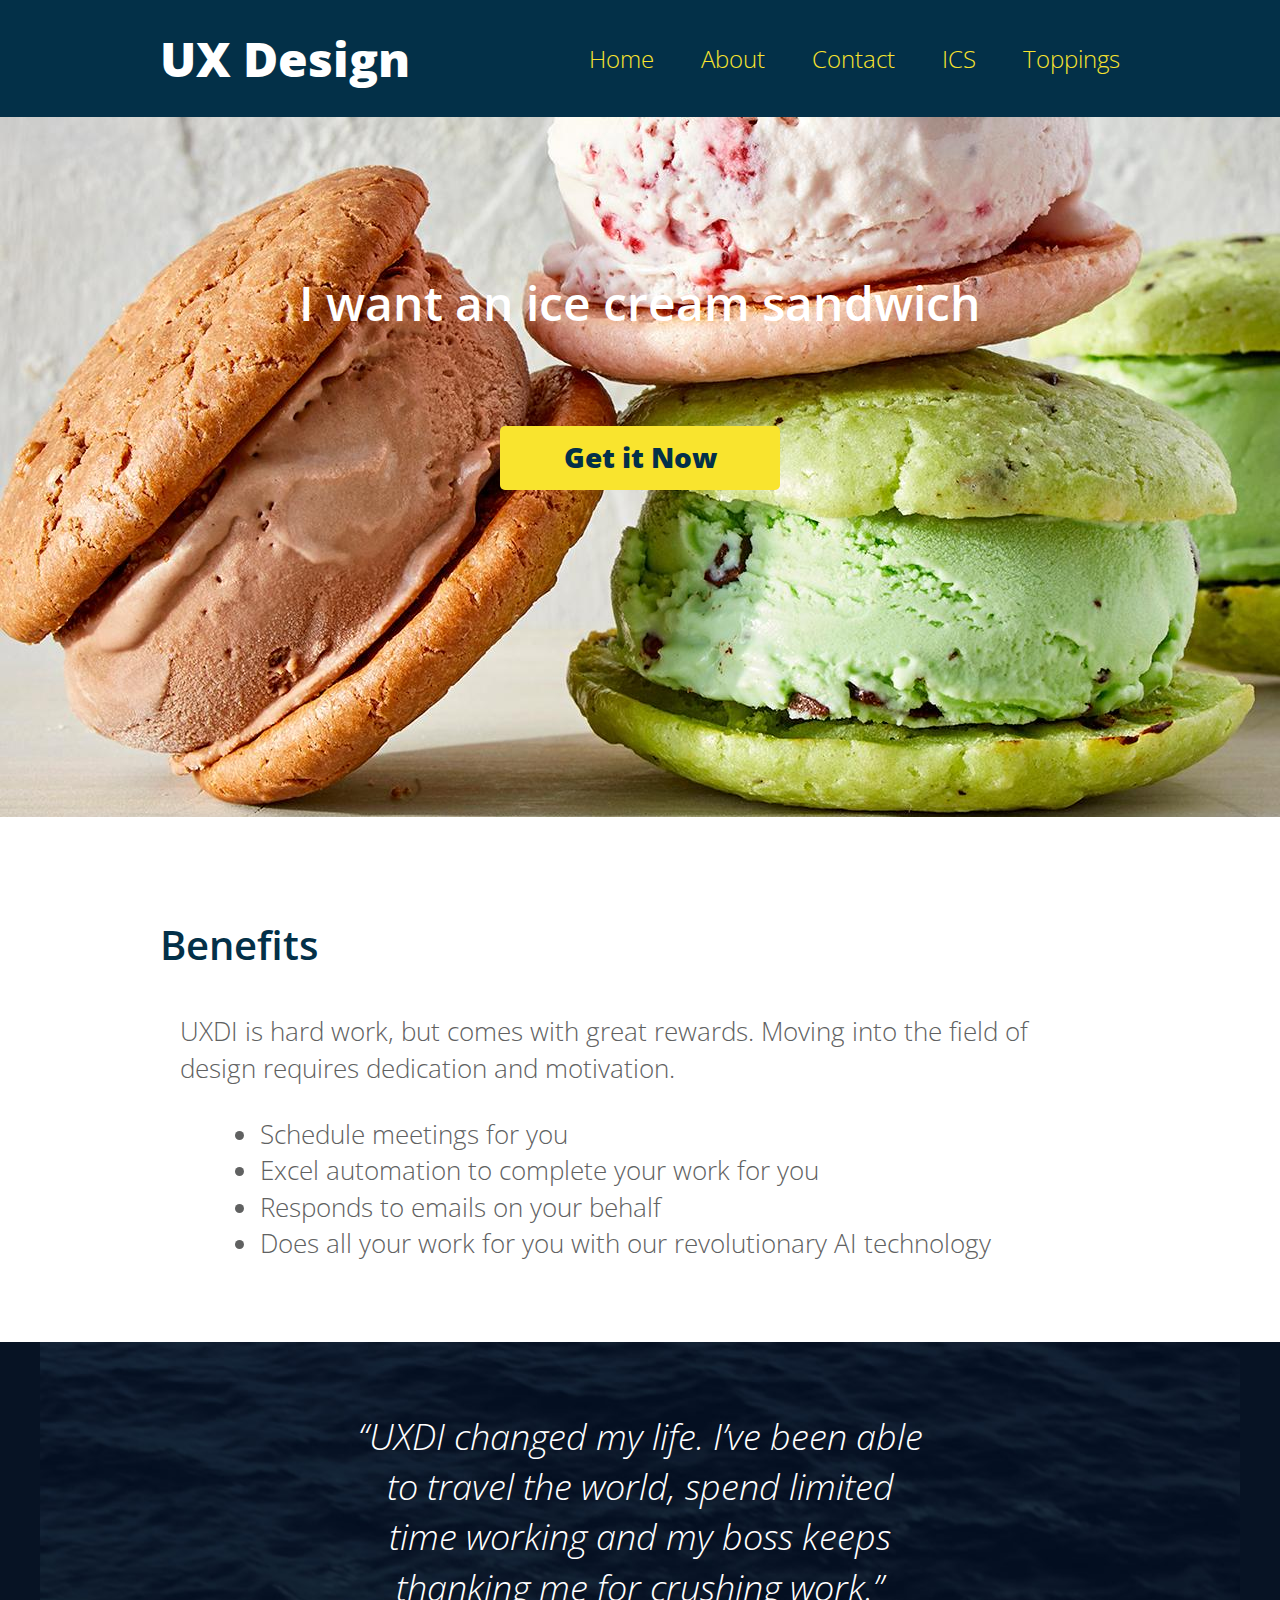
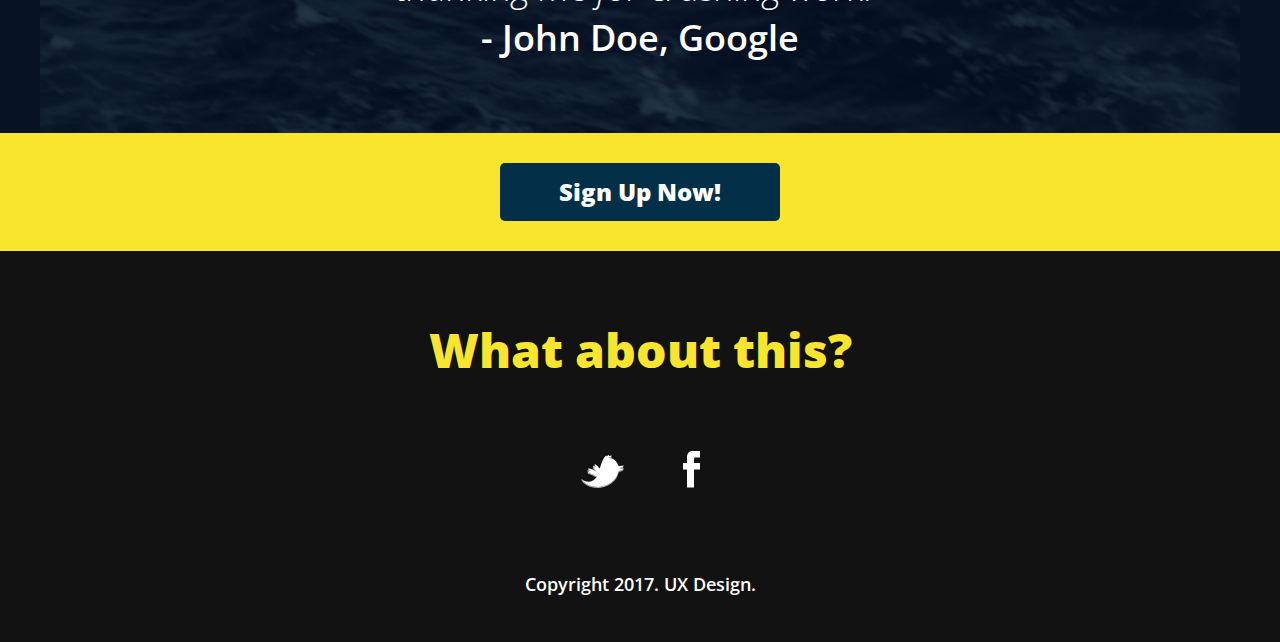
<file: index.html>
<!DOCTYPE html>
<html lang="en">
	<head>
    	<meta charset="utf-8">
    	<meta name="description" content="UXDI is hard work, but comes with great rewards. Moving into the field of design requires dedication and motivation.">

		<title>My Landing Page</title>
		<link href='http://fonts.googleapis.com/css?family=Open+Sans:300italic,300,600,800' rel='stylesheet' type='text/css'>

		<!-- external CSS link -->
		<link rel="stylesheet" href="css/reset.css">
		<link rel="stylesheet" href="css/style.css">

	</head>
	<body>
		<header>
			<div class="container">
				<h1 class="logo">UX Design</h1>
				<nav>
					<ul>
						<div class="nav-2">
						<li><a href="index.html">Home</a></li>
						<li><a href="work.html">About</a></li>
						<li><a href="contact.html">Contact</a></li>
						<li><a href="ics.html">ICS</a></li>
						<li><a href="toppings.html">Toppings</a></li>
					</div>
						<img class="nav-hamburger" src="./images/hamburger.png" alt="hamburger">
					</ul>
				</nav>
			</div>
		</header>
		<section id="hero">
			<div class="container">
				<h2>I want an ice cream sandwich</h2>
				<a class="button yellow" href="#">Get it Now</a>
			</div>
		</section>
		<section id="benefits">
			<div class="container">
				<h3>Benefits</h3>
				<p>UXDI is hard work, but comes with great rewards. Moving into the field of design requires dedication and motivation.</p>
				<ul>
					<li>Schedule meetings for you</li>
					<li>Excel automation to complete your work for you</li>
					<li>Responds to emails on your behalf</li>
					<li>Does all your work for you with our revolutionary AI technology</li>
				</ul>
			</div>
		</section>
		<section id="testimonial">
			<div class="container">
				<blockquote>&ldquo;UXDI changed my life. I&rsquo;ve been able to travel the world, spend limited time working and my boss keeps thanking me for crushing work.&rdquo;
				<span>- John Doe, Google</span></blockquote>
			</div>
		</section>
		<aside id="bottom-cta">
			<a class="button blue" href="#">Sign Up Now!</a>
		</aside>
		<footer>
			<h4 class="logo">What about this?</h4>

			<ul>
				<li><a href="#"><img src="images/twitter.png" alt="Twitter logo"></a></li>
				<li><a href="#"><img src="images/facebook.png" alt="Facebook logo"></a></li>
			</ul>

			<p class="copyright">Copyright 2017. UX Design.</p>
		</footer>
	</body>
</html>
</file>
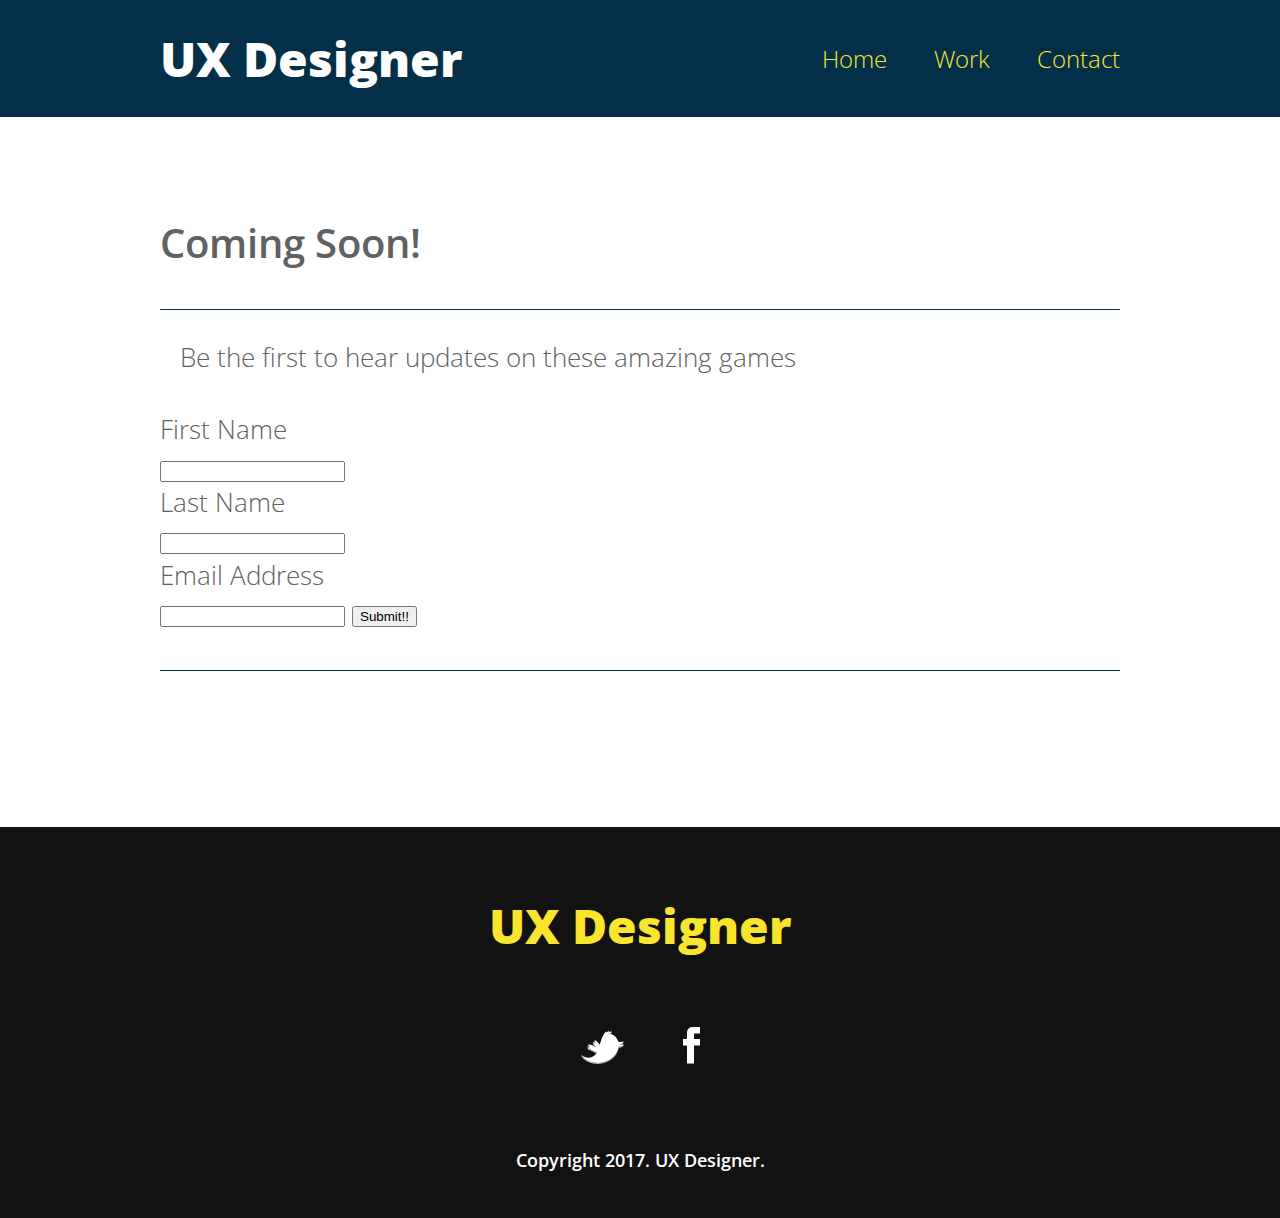
<file: contact.html>
<!DOCTYPE html>
<html lang="en">
	<head>
    	<meta charset="utf-8">
    	<meta name="description" content="The perfect personal assistant. Relaxr does your job for you so you can enjoy life as it is meant to be.">

		<title>UXDI Contact</title>
		<link href='http://fonts.googleapis.com/css?family=Open+Sans:300italic,300,600,800' rel='stylesheet' type='text/css'>

		<!-- external CSS link -->
		<link rel="stylesheet" href="css/reset.css">
		<link rel="stylesheet" href="css/style.css">

	</head>
	<body>
		<header>
			<div class="container">
				<h1 class="logo">UX Designer</h1>
				<nav>
					<ul>
						<div class="nav-2">
						<li><a href="index.html">Home</a></li>
						<li><a href="work.html">Work</a></li>
						<li><a href="contact.html">Contact</a></li>
					</div>
						<img class="nav-hamburger" src="./images/hamburger.png" alt="hamburger">
					</ul>
				</nav>
			</div>
		</header>
		<section id="benefits">
			<div class="container">

						<article class="post">
					<h2 class="post">Coming Soon!</h2>
					<p class="sign-up-description">Be the first to hear updates on these amazing games</p>

					<form class="sign-up-form">

						<br>
						<label for="first-name-input">First Name</label>
						<br>
						<input id="first-name-input" type="text" name="first_name">

						<br>
						<label for="last-name-input">Last Name</label>
						<br>
						<input id="last-name-input" type="text" name="last_name">

						<br>
						<label for="email-input">Email Address</label>
						<br>
						<input id="email-input" type="email" name="email_address">


						<input type="submit" value="Submit!!">
					</form>
				</section>
</div>

<br>

		<footer>
			<h4 class="logo">UX Designer</h4>

			<ul>
				<li><a href="#"><img src="images/twitter.png" alt="Twitter logo"></a></li>
				<li><a href="#"><img src="images/facebook.png" alt="Facebook logo"></a></li>
			</ul>

			<p class="copyright">Copyright 2017. UX Designer.</p>
		</footer>
	</body>
</html>
</file>
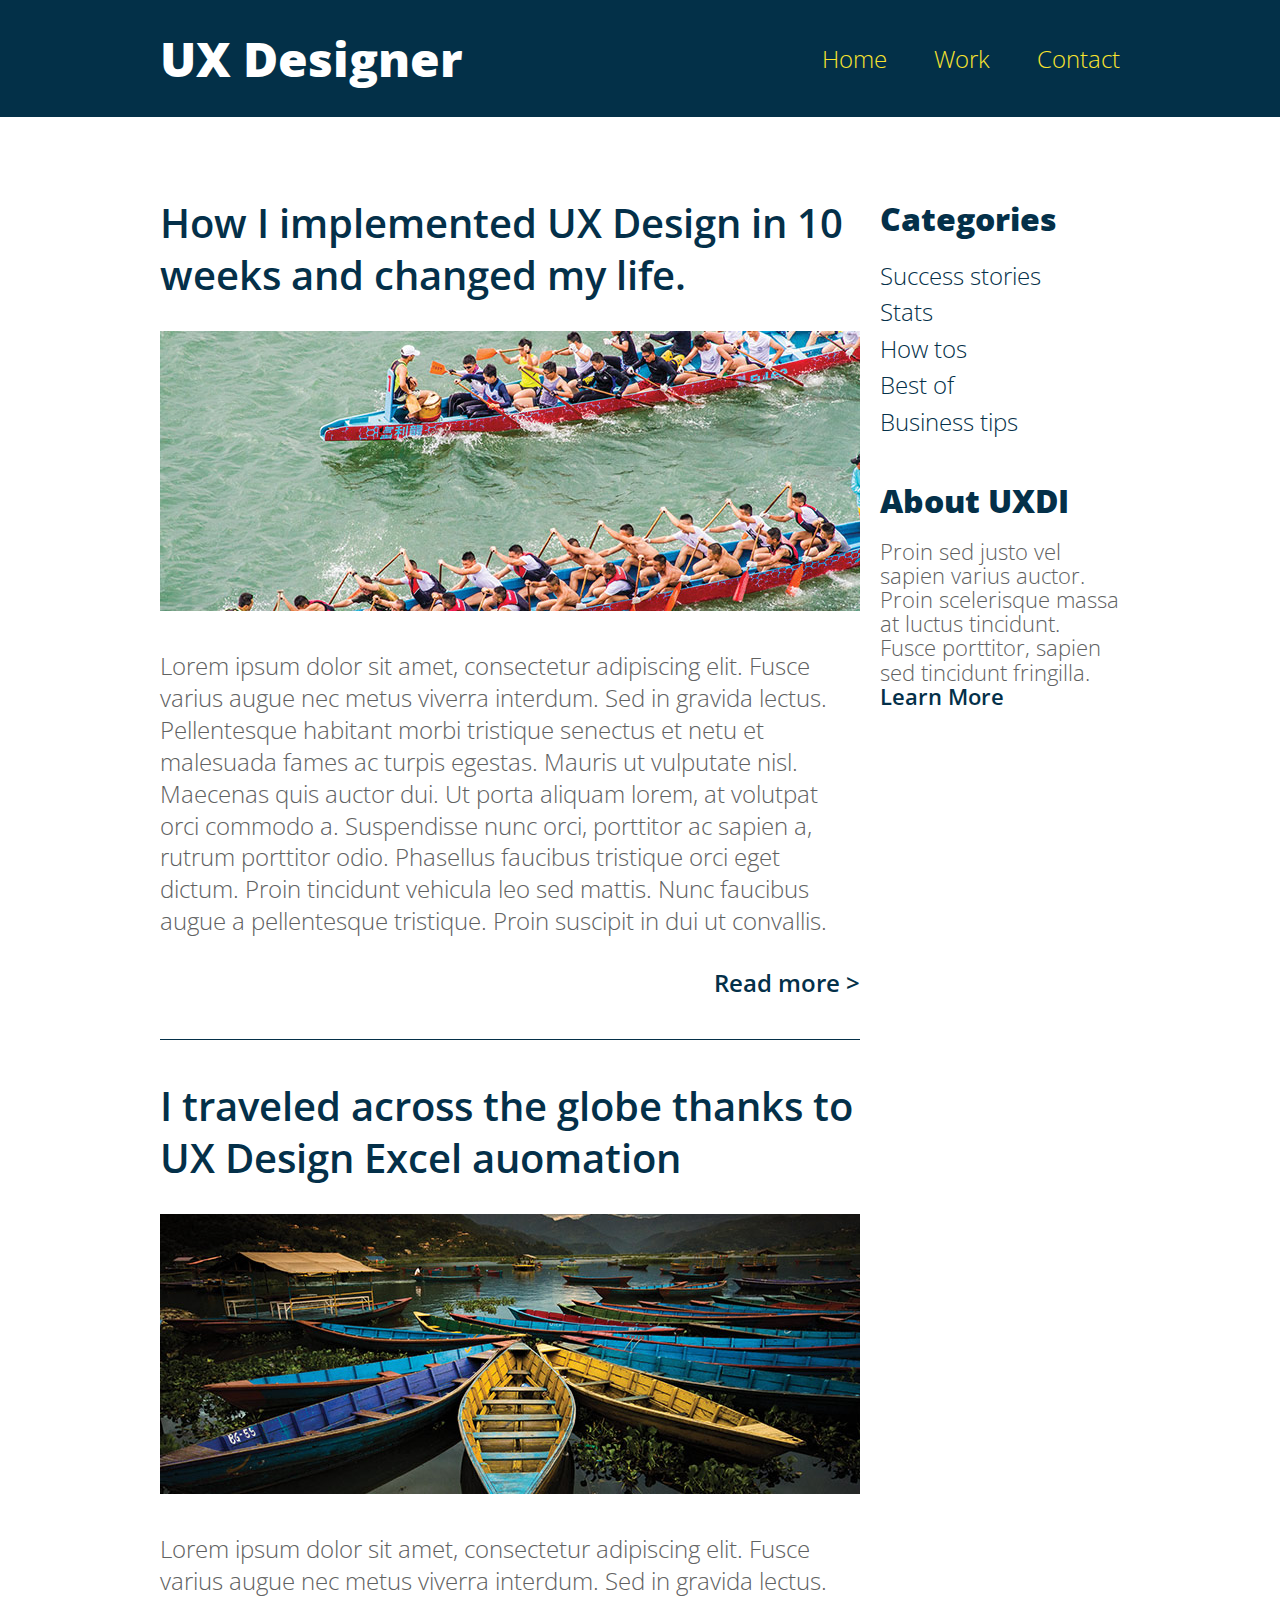
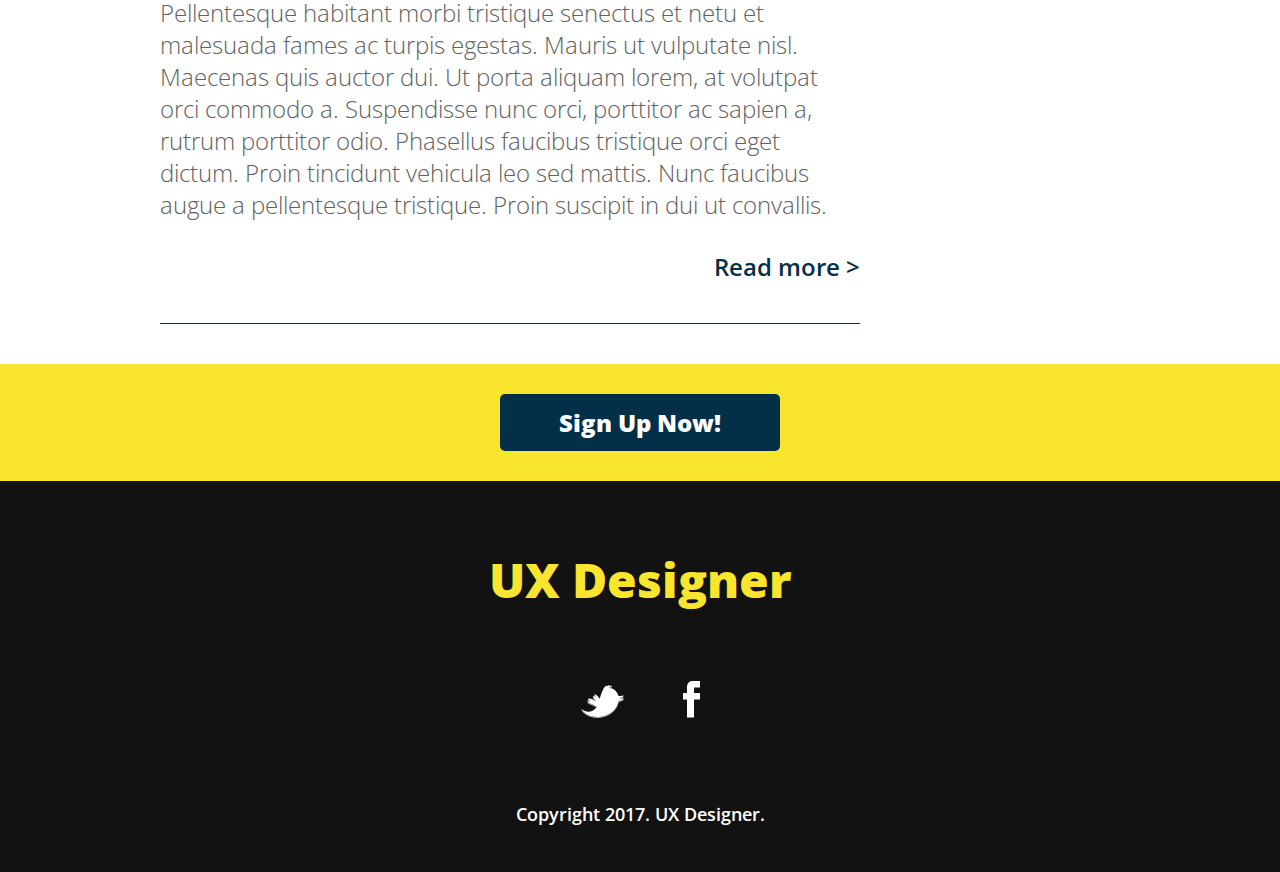
<file: work.html>
<!DOCTYPE html>
<html lang="en">
	<head>
    	<meta charset="utf-8">
    	<meta name="description" content="The UXDI class at General Assembly has prepared my for life as a junior UX designer.">

		<title>UXDI About</title>
		<link href='http://fonts.googleapis.com/css?family=Open+Sans:300italic,300,600,800' rel='stylesheet' type='text/css'>

		<!-- external CSS link -->
		<link rel="stylesheet" href="css/reset.css">
		<link rel="stylesheet" href="css/style.css">

	</head>
	<body>
		<header>
			<div class="container">
				<h1 class="logo">UX Designer</h1>
				<nav>
					<ul>
						<div class="nav-2">
						<li><a href="index.html">Home</a></li>
						<li><a href="work.html">Work</a></li>
						<li><a href="contact.html">Contact</a></li>
					</div>
						<img class="nav-hamburger" src="./images/hamburger.png" alt="hamburger">
					</ul>
				</nav>
			</div>
		</header>
		<section id="main">
			<div class="container">
				<section id="posts">
					<article class="post">
						<h2><a href="#">How I implemented UX Design in 10 weeks and changed my life.</a></h2>
						<img src="images/blog_photo1.jpg" alt="Crew Meet">
						<p>Lorem ipsum dolor sit amet, consectetur adipiscing elit. Fusce varius augue nec metus viverra interdum. Sed in gravida lectus. Pellentesque habitant morbi tristique senectus et netu et malesuada fames ac turpis egestas. Mauris ut vulputate nisl.  Maecenas quis auctor dui. Ut porta aliquam lorem, at volutpat orci commodo a. Suspendisse nunc orci, porttitor ac sapien a, rutrum porttitor odio. Phasellus faucibus tristique orci eget dictum. Proin tincidunt vehicula leo sed mattis. Nunc faucibus augue a pellentesque tristique. Proin suscipit in dui ut convallis.</p>

						<p class="readmore"><a href="#">Read more &gt;</a></p>
					</article>
					<article class="post">
						<h2><a href="#">I traveled across the globe thanks to UX Design Excel auomation</a></h2>
						<img src="images/blog_photo2.jpg" alt="Canoes">
						<p>Lorem ipsum dolor sit amet, consectetur adipiscing elit. Fusce varius augue nec metus viverra interdum. Sed in gravida lectus. Pellentesque habitant morbi tristique senectus et netu et malesuada fames ac turpis egestas. Mauris ut vulputate nisl.  Maecenas quis auctor dui. Ut porta aliquam lorem, at volutpat orci commodo a. Suspendisse nunc orci, porttitor ac sapien a, rutrum porttitor odio. Phasellus faucibus tristique orci eget dictum. Proin tincidunt vehicula leo sed mattis. Nunc faucibus augue a pellentesque tristique. Proin suscipit in dui ut convallis.</p>

						<p class="readmore"><a href="#">Read more &gt;</a></p>
					</article>
				</section><!--
			--><aside id="sidebar">
					<h3>Categories</h3>
					<ul>
						<li><a href="#">Success stories</a></li>
						<li><a href="#">Stats</a></li>
						<li><a href="#">How tos</a></li>
						<li><a href="#">Best of</a></li>
						<li><a href="#">Business tips</a></li>
					</ul>
					<h3>About UXDI</h3>
					<p>Proin sed justo vel sapien varius auctor. Proin scelerisque massa at luctus tincidunt. Fusce porttitor, sapien sed tincidunt fringilla.<br>
					<a href="">Learn More</a></p>
				</aside>
			</div>
		</section>

		<aside id="bottom-cta">
			<a class="button blue" href="#">Sign Up Now!</a>
		</aside>
		<footer>
			<h4 class="logo">UX Designer</h4>

			<ul>
				<li><a href="#"><img src="images/twitter.png" alt="Twitter logo"></a></li>
				<li><a href="#"><img src="images/facebook.png" alt="Facebook logo"></a></li>
			</ul>

			<p class="copyright">Copyright 2017. UX Designer.</p>
		</footer>
	</body>
</html>
</file>
<file: css/style.css>
/*
Project Name: Blank Template
Client: Your Client
Author: Your Name
Developer @GA in NYC
*/


/******************************************
/* SETUP
/*******************************************/

/* Box Model Hack */
* {
  -moz-box-sizing: border-box; /* Firexfox */
  -webkit-box-sizing: border-box; /* Safari/Chrome/iOS/Android */
  box-sizing: border-box; /* IE */
}

/* Clear fix hack */
.clearfix:after {
  content: ".";
  display: block;
  clear: both;
  visibility: hidden;
  line-height: 0;
  height: 0;
}

.clear {
  clear: both;
}

.alignright {
  float: right;
  padding: 0 0 10px 10px; /* note the padding around a right floated image */
}

.alignleft {
  float: left;
  padding: 0 10px 10px 0; /* note the padding around a left floated image */
}

/******************************************
/* BASE STYLES
/*******************************************/

body {
  color: #f0efef;
  font-size: 26px;
  line-height: 1.4;
  color: #606161;
  font-family: 'Open Sans', Helvetica, Arial, sans-serif;
  font-weight: 300;
}
a {
  text-decoration: none;
}


/******************************************
/* LAYOUT
/*******************************************/

/* Center the container */
.container {
  width: 960px;
  margin: 0 auto;
}
.logo {
  font-size: 48px;
  font-weight: 800;
}

header {
  background: #033048;
  padding: 25px 0;
  overflow: hidden;
}
header .logo {
  color: #fff;
  float: left;
}

header nav {
  float: right;
  margin-top: 15px;
}
header nav ul li {
  display: inline-block;
  margin: 0 0 0 40px;
  font-size: 24px;
}
header nav ul li a {
  color: #f9e42e;
}

.nav-hamburger {
  margin-top: 1rem;
  width: 2rem;

}

#hero {
  height: 700px;
  background: url(../images/ics_bkgd.jpg) no-repeat top center #131e27;
  padding-top: 32px;
}

#hero .logo {
  color: #fff;
}
#hero h2 {
  font-size: 48px;
  text-align: center;
  color: #fff;
  margin: 120px 0 90px;
  font-weight: 600;
}
.button {
  border-radius: 5px;
  font-weight: 800;
  padding: 12px 0;
  width: 280px;
  font-size: 28px;
  text-align: center;
  display: block;
  margin: 0 auto;
}
.yellow {
  background: #f9e42e;
  color: #033048;
}
.blue {
  background: #033048;
  color: #fff;
  font-size: 24px;
}
#benefits {
  padding: 100px 0 80px;
}
h3 {
  color: #033048;
  font-size: 40px;
  font-weight: 600;
  margin-bottom: 40px;
}
#benefits p, #benefits ul {
  width: 600px;
}
#benefits ul {
  list-style: disc;
  margin: 30px 0 0 80px;
}
#testimonial {
  background: url(../images/testimonial_bg.jpg) no-repeat top center #071324;
  padding: 70px 0 70px;
  color: #fff;
}
blockquote {
  font-size: 36px;
  font-weight: 300;
  font-style: italic;
  text-align: center;
  width: 580px;
  margin: 0 auto;
}
blockquote span {
  font-weight: 600;
  display: block;
  font-style: normal;
}
#main {
  margin-top: 80px;
}
#posts {
  width: 700px;
  display: inline-block;
  margin-right: 20px;
  vertical-align: top;
}
#sidebar {
  width: 240px;
  display: inline-block;
  vertical-align: top;
}
.post {
  border-bottom: 1px solid #043049;
  padding-bottom: 40px;
  margin-bottom: 40px;
}
.post h2 {
  font-weight: 600;
  font-size: 40px;
  line-height: 1.3;
  margin-bottom: 30px;
}
.post h2 a {
  color: #043049;
}

.post img {
  margin-bottom: 30px;
}
.post p {
  font-size: 24px;
  line-height: 1.333;
  color: #606161;
}
 {
  float: left;
  font-size: 80px;
  line-height: 65px;
  padding-top: 4px;
  padding-right: 8px;
  padding-left: 3px;
  font-weight: 600;
}
.readmore {
  text-align: right;
  margin-top: 30px;
}
.readmore a {
  color: #043049;
  font-weight: 600;
}

/*.button {
  border-radius: 5px;
  font-weight: 800;
  padding: 12px 0;
  width: 280px;
  font-size: 28px;
  text-align: center;
  display: block;
  margin: 0 auto;
}
.yellow {
  background: #f9e42e;
  color: #033048;
}
.blue {
  background: #033048;
  color: #fff;
  font-size: 24px;
}*/

#sidebar h3 {
  font-size: 32px;
  font-weight: 800;
  margin-bottom: 15px;
  color: #043049;
}
#sidebar ul {
  margin-bottom: 40px;
}
#sidebar ul li a {
  color: #043049;
  font-size: 24px;
}
#sidebar p {
  font-size: 22px;
  line-height: 1.1;
  margin-bottom: 40px;
}
#sidebar p a {
  color: #043049;
  font-weight: 600;
}

#bottom-cta {
  background: #f9e42e;
  padding: 30px;
  text-align: center;
}

footer {
  background: #121212;
  padding: 65px 0 45px;
  text-align: center;
}
footer .logo {
  color: #f9e42e;
  margin-bottom: 68px;
}
footer ul li {
  display: inline-block;
  list-style: none;
  margin: 0 26px 75px;
}
footer p {
  font-size: 18px;
  color: #fff;
  font-weight: 600;
}

/******************************************
/* MEDIA QUERIES (Homepage)
/*******************************************/

@media screen and (max-width: 1000px) {
#hero, .container, blockquote, .readmore {
    width: 100%;
    font-size: 30px;
    padding-right: 30px;
    padding-left: 30px;

}
}

@media screen and (max-width: 768px) {
  #hero, .container, .readmore {
    width: 100%;
  font-size: 22px;
  padding-right: 30px;
  padding-left: 30px;

}
}

@media screen and (max-width: 480px) {
#hero, .container, .readmore {
  width: 100%;
    font-size: 18px;
    padding-right: 40px;
    padding-left: 40px;
}
}

/*******************************************/

@media screen and (max-width: 1000px) {
#testimonial, blockquote,  {
    width: 100%;
    font-size: 30px;


}
}

@media screen and (max-width: 768px) {
#testimonial, blockquote, {
    width: 100%;
  font-size: 22px;


}
}

@media screen and (max-width: 480px) {
#testimonial, blockquote, {
  width: 100%;
    font-size: 18px;

}
}


@media screen and (max-width: 480px) {
.button, {
  width: 60%;
    font-size: 18px;

}
}

@media screen and (max-width: 1600px) {
#benefits, #benefits p, #benefits ul {
  width: 100%;
    font-size: 26px;
    padding-left: 20px;
    padding-right: 20px;
}
}

@media screen and (max-width: 1000px) {
#benefits, #benefits p, #benefits ul {
  width: 100%;
    font-size: 22px;
    padding-left: 20px;
    padding-right: 20px;
}
}

@media screen and (max-width: 768px) {
#benefits, #benefits p, #benefits ul {
  width: 100%;
    font-size: 18px;
    padding-left: 20px;
    padding-right: 40px;
}
}

@media screen and (max-width: 480px) {
#benefits, #benefits p, #benefits ul {
  width: 100%;
    font-size: 18px;
    padding-left: 20px;
    padding-right: 40px;
}
}

@media screen and (min-width: 768px) {
.nav-hamburger {
  display: none;
}
}

@media screen and (max-width: 768px) {
.nav-2 {
  display: none;
}
}

/******************************************
/* MEDIA QUERIES (Blog)
/*******************************************/

@media screen and (max-width: 1000px) {
#posts, .post h2, .post p {
  width: 100%;
    font-size: 26px;
    padding-left: 20px;
    padding-right: 20px;
}
}

@media screen and (max-width: 768px) {
#posts, .post h2, .post p {
  width: 100%;
    font-size: 22px;
    padding-left: 20px;
    padding-right: 20px;
}
}

@media screen and (max-width: 480px) {
#posts, .post h2, .post p {
  width: 100%;
    font-size: 18px;
    padding-left: 10px;
    padding-right: 10px;
}
}

@media screen and (max-width: 1000px) {
#posts, .post img {
  width: 100%;
}
}

@media screen and (max-width: 768px) {
#posts, .post img {
  width: 100%;
}
}

@media screen and (max-width: 480px) {
#posts, .post img {
  width: 100%;
}
}
</file>
